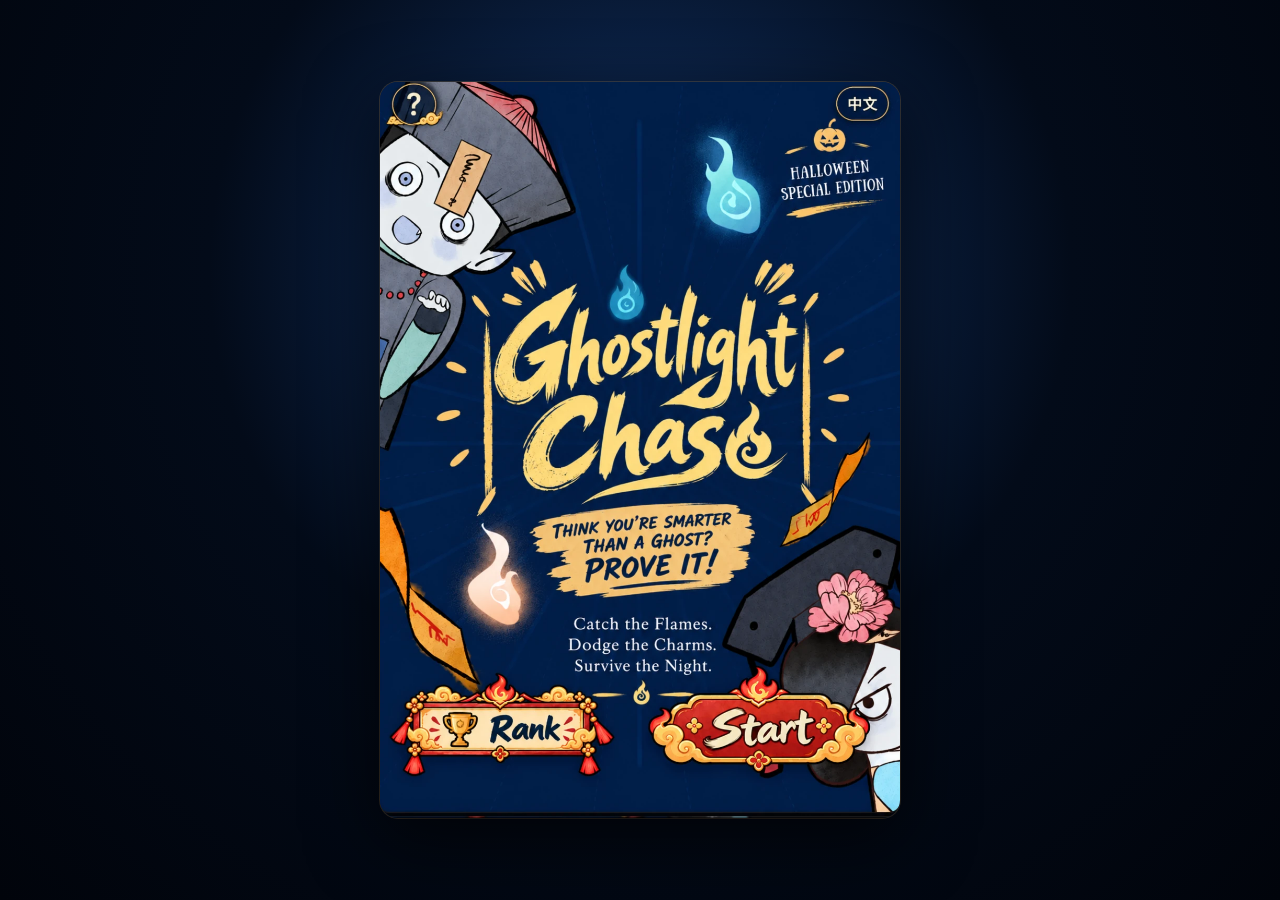
<file: index.html>
<!doctype html>
<html lang="en">
  <head>
    <meta charset="utf-8">
    <meta name="viewport" content="width=device-width, initial-scale=1, viewport-fit=cover">
    <meta name="theme-color" content="#071d49">
    <title>鬼冥追光</title>
    <link rel="icon" href="favicon.svg" type="image/svg+xml">
    <link rel="stylesheet" href="igloo.css?v=corner-button-layout-20261018-1">
  </head>
  <body>
    <main id="app" class="app-shell is-cover">
      <button id="language-toggle" class="language-toggle" type="button" aria-label="Switch to English">EN</button>
      <section id="screen-cover" class="screen screen-cover is-active" aria-label="游戏封面">
        <button id="open-instructions" class="cover-help" type="button" aria-label="查看游戏说明">
          <img src="assets/itsa/help-button.png" alt="" aria-hidden="true">
        </button>
        <div class="cover-actions">
          <button id="open-ranking" class="image-button" type="button" aria-label="排行榜">
            <img src="assets/itsa/cover-ranking-zh.png" alt="排行榜">
          </button>
          <button id="open-profile" class="image-button" type="button" aria-label="开始游戏">
            <img src="assets/itsa/cover-start.png" alt="开始">
          </button>
        </div>
      </section>

      <section id="screen-instructions" class="screen screen-instructions" aria-label="游戏说明">
        <div class="instructions-copy">
          <h1>游戏说明</h1>
          <p class="instructions-subtitle">CDU 中国学联 × IT 学生联合会<br>万圣节特别出品</p>
          <h2>世界观背景</h2>
          <p>时值万圣节前夕，达尔文的夜色渐浓，CDU 校园里的南瓜灯与万圣装饰次第亮起。一道次元裂隙悄然打开，一群来自东方的可爱小僵僵漂洋过海来到了这片陌生的南半球土地。</p>
          <p>小僵僵本性温顺，只是初到澳洲水土不服，急需收集鬼火补充魂能。与此同时，随裂隙落下的镇邪符咒会冻结他们；接连中招 3 次就会被彻底封印。</p>
          <p>请操控小僵僵，在限时内收集鬼火、躲避符咒，帮他们安稳度过特别的万圣夜。</p>
          <h2>可选角色</h2>
          <p>开局可自由选择喜爱的僵僵形象，所有角色仅外观不同，没有属性差异。</p>
          <ul class="character-notes">
            <li><strong>官帽小僵：</strong>经典圆顶清朝官帽造型，脸蛋圆乎乎，是最具代表性的软萌僵尸。</li>
            <li><strong>格格小僵：</strong>拉翅旗头配牡丹流苏，眉眼慵懒恬淡，是身份金贵的僵尸格格。</li>
          </ul>
          <h2>道具与效果</h2>
          <ul>
            <li><img src="assets/itsa/item-a.png" alt="蓝色鬼火"><span><strong>蓝色鬼火（游魂冥火）</strong><br>寻常游魂散逸的基础魂火，接住得 1 分。</span></li>
            <li><img src="assets/itsa/item-b.png" alt="黄色鬼火"><span><strong>黄色鬼火（百年灵火）</strong><br>稀有且能量精纯，接住得 5 分。</span></li>
            <li><img src="assets/itsa/item-hazard.png" alt="镇邪符咒"><span><strong>镇邪符咒</strong><br>碰到后定身 3 秒；累计 3 张则游戏失败。</span></li>
          </ul>
          <h2>关卡与操作</h2>
          <p class="instructions-controls">电脑使用 ← → 方向键或 A/D 键移动；手机点击屏幕下方按钮控制移动。每关限时 30 秒，时间结束进入下一关；分数和符咒碰撞次数会持续累计。每通过一关，道具掉落速度和符咒出现概率都会小幅提升。</p>
          <p>符咒冻结期间，计时器和场上物体继续运行，角色无法移动，碰撞不会产生额外效果。</p>
          <h2>重玩与排行榜</h2>
          <p>重新开始会重置关卡、时间、分数、符咒次数和角色状态，但会保留已填写的玩家资料与选择的角色。排行榜记录每位玩家的历史最高分，邮箱仅用于获奖联系，不会公开显示。</p>
          <p class="instructions-credit">本游戏由 CDU 中国学联联合 IT 学生联合会制作，祝大家在异国他乡也能感受中式趣味与节日氛围！</p>
        </div>
        <button class="text-back" type="button" data-go="screen-cover" aria-label="返回封面">
          <img src="assets/itsa/back-cover-icon.png" alt="" aria-hidden="true">
        </button>
      </section>

      <section id="screen-profile" class="screen screen-profile" aria-label="填写玩家信息">
        <button class="text-back" type="button" data-go="screen-cover" aria-label="返回封面">
          <img src="assets/itsa/back-cover-icon.png" alt="" aria-hidden="true">
        </button>
        <form id="player-form" novalidate>
          <label class="form-field name-field">
            <span class="sr-only">姓名</span>
            <input id="player-name" name="name" type="text" maxlength="30" autocomplete="name" placeholder="姓名" required>
          </label>
          <label class="form-field email-field">
            <span class="sr-only">电邮</span>
            <input id="player-email" name="email" type="email" maxlength="100" autocomplete="email" placeholder="邮箱" required>
          </label>
          <p id="form-error" class="form-error" role="alert" aria-atomic="true"></p>
          <button class="image-button profile-submit" type="submit" aria-label="确认提交">
            <img src="assets/itsa/profile-submit.png" alt="确认提交">
          </button>
        </form>
      </section>

      <section id="screen-character" class="screen screen-character" aria-label="选择角色">
        <div class="character-options">
          <button class="character-button" type="button" data-character="a" aria-label="选择角色甲">
            <img src="assets/itsa/character-a-select.png" alt="角色甲">
          </button>
          <button class="character-button" type="button" data-character="b" aria-label="选择角色乙">
            <img src="assets/itsa/character-b-select.png" alt="角色乙">
          </button>
        </div>
      </section>

      <section id="screen-game" class="screen screen-game" aria-label="游戏画面">
        <canvas id="game-canvas" width="700" height="990" aria-label="鬼冥追光游戏画布"></canvas>
        <div class="game-controls" aria-label="移动控制">
          <button id="move-left" class="image-button move-button" type="button" aria-label="向左移动">
            <img src="assets/itsa/move-left.png" alt="向左">
          </button>
          <button id="move-right" class="image-button move-button" type="button" aria-label="向右移动">
            <img src="assets/itsa/move-right.png" alt="向右">
          </button>
        </div>
        <button id="sound-toggle" class="sound-toggle" type="button" aria-label="切换音效">♪</button>
        <button id="pause-toggle" class="pause-toggle" type="button" aria-label="暂停游戏">P</button>
        <div id="pause-overlay" class="pause-overlay" hidden>
          <div class="pause-panel" role="dialog" aria-modal="true" aria-labelledby="pause-title">
            <strong id="pause-title">游戏暂停</strong>
            <button id="resume-game" type="button">继续游戏</button>
          </div>
        </div>
      </section>

      <section id="screen-gameover" class="screen screen-gameover" aria-label="游戏结束">
        <div class="final-score"><span id="final-score">0</span> 分</div>
        <p id="score-sync-status" class="score-sync-status" role="status" aria-live="polite"></p>
        <div class="gameover-actions">
            <button id="view-ranking" class="image-button" type="button" aria-label="View ranking">
              <img src="assets/itsa/view-ranking-gameover-en.png?v=ranking-label-20261029" alt="View ranking">
            </button>
            <button class="image-button play-again" type="button" aria-label="再玩一次">
              <img src="assets/itsa/play-again.png" alt="再玩一次">
            </button>
        </div>
      </section>

      <section id="screen-ranking" class="screen screen-ranking" aria-label="排行榜">
        <h1 class="ranking-title">排行榜</h1>
        <ol id="ranking-list" class="ranking-list" aria-label="玩家排行榜"></ol>
        <p id="ranking-note" class="ranking-note">正在同步所有玩家的成绩…</p>
        <div class="ranking-actions">
            <button id="ranking-back" class="image-button" type="button" aria-label="返回游戏结束页面">
              <img src="assets/itsa/ranking-back.png" alt="返回">
            </button>
            <button class="image-button play-again" type="button" aria-label="再玩一次">
              <img src="assets/itsa/ranking-play-again.png" alt="再玩一次">
            </button>
        </div>
      </section>
    </main>

    <audio id="cover-bgm" src="assets/itsa/bgm/cover-bgm.wav" preload="auto" loop></audio>
    <audio id="game-bgm" src="assets/itsa/bgm/game-bgm.mp3" preload="auto" loop></audio>
    <script src="lib/bundle.js?v=first-visit-en-ranking-label-20261029-1"></script>
  </body>
</html>
</file>
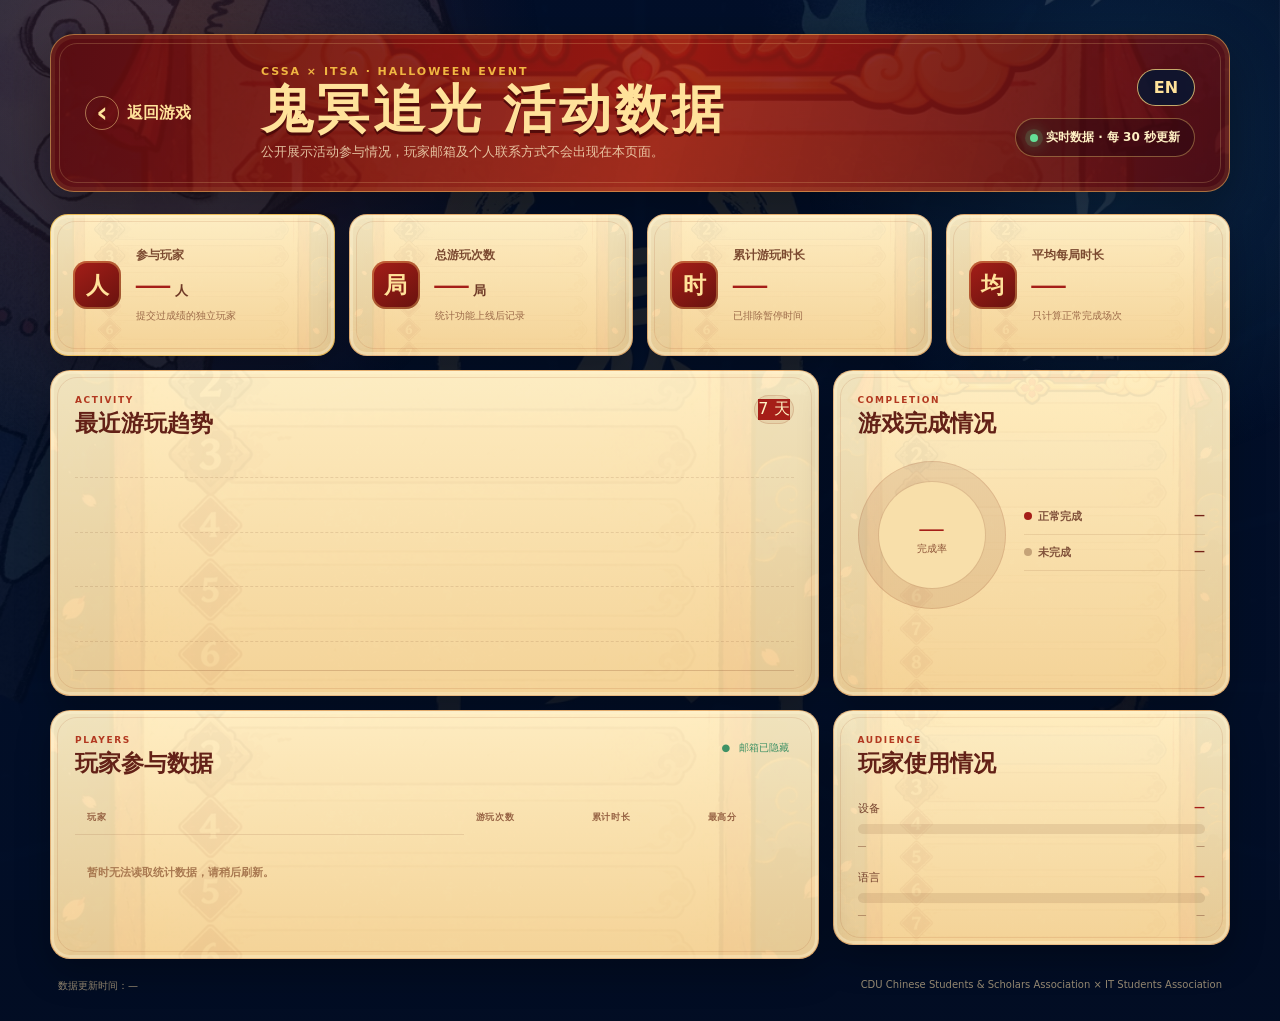
<file: stats.html>
<!doctype html>
<html lang="zh-CN">
<head>
  <meta charset="utf-8">
  <meta name="viewport" content="width=device-width, initial-scale=1">
  <title>鬼冥追光 · 活动数据</title>
  <meta name="description" content="鬼冥追光万圣节小游戏公开活动数据">
  <link rel="stylesheet" href="stats.css">
</head>
<body>
  <div class="page-shell">
    <header class="hero">
      <a class="back-link" href="./index.html" aria-label="返回游戏首页" data-i18n-aria="backAria">
        <span aria-hidden="true">‹</span> <span data-i18n="back">返回游戏</span>
      </a>
      <div class="hero-copy">
        <p class="eyebrow">CSSA × ITSA · HALLOWEEN EVENT</p>
        <h1><span data-i18n="gameTitle">鬼冥追光</span> <span data-i18n="pageTitle">活动数据</span></h1>
        <p class="hero-subtitle" data-i18n="subtitle">公开展示活动参与情况，玩家邮箱及个人联系方式不会出现在本页面。</p>
      </div>
      <div class="hero-actions">
        <button class="language-toggle" id="language-toggle" type="button" aria-label="Switch to English">EN</button>
        <div class="live-pill"><i aria-hidden="true"></i> <span data-i18n="live">实时数据 · 每 30 秒更新</span></div>
      </div>
    </header>

    <main>
      <section class="metric-grid" aria-label="主要数据">
        <article class="metric-card featured">
          <div class="metric-icon" aria-hidden="true" data-i18n="playersIcon">人</div>
          <div>
            <p data-i18n="players">参与玩家</p>
            <strong id="player-count">—</strong><span data-i18n="peopleUnit"> 人</span>
            <small data-i18n="playersNote">提交过成绩的独立玩家</small>
          </div>
        </article>
        <article class="metric-card">
          <div class="metric-icon" aria-hidden="true" data-i18n="playsIcon">局</div>
          <div>
            <p data-i18n="plays">总游玩次数</p>
            <strong id="total-plays">—</strong><span data-i18n="playsUnit"> 局</span>
            <small data-i18n="trackedNote">统计功能上线后记录</small>
          </div>
        </article>
        <article class="metric-card">
          <div class="metric-icon" aria-hidden="true" data-i18n="timeIcon">时</div>
          <div>
            <p data-i18n="totalTime">累计游玩时长</p>
            <strong id="total-time">—</strong>
            <small data-i18n="timeNote">已排除暂停时间</small>
          </div>
        </article>
        <article class="metric-card">
          <div class="metric-icon" aria-hidden="true" data-i18n="averageIcon">均</div>
          <div>
            <p data-i18n="averageTime">平均每局时长</p>
            <strong id="average-time">—</strong>
            <small data-i18n="averageNote">只计算正常完成场次</small>
          </div>
        </article>
      </section>

      <section class="dashboard-grid">
        <article class="panel trend-panel">
          <div class="panel-heading">
            <div>
              <p class="section-kicker">ACTIVITY</p>
              <h2 data-i18n="trend">最近游玩趋势</h2>
            </div>
            <div class="range-tabs" aria-label="统计范围">
              <span class="active" data-i18n="sevenDays">7 天</span>
            </div>
          </div>
          <div class="chart" id="trend-chart" role="img" aria-label="最近七天游玩次数柱状图">
            <div class="chart-lines" aria-hidden="true"><i></i><i></i><i></i><i></i></div>
          </div>
        </article>

        <article class="panel completion-panel">
          <div class="panel-heading">
            <div>
              <p class="section-kicker">COMPLETION</p>
              <h2 data-i18n="completion">游戏完成情况</h2>
            </div>
          </div>
          <div class="donut-wrap">
            <div class="donut" id="completion-donut" role="img"><span><strong id="completion-rate">—</strong><span data-i18n="completionRate">完成率</span></span></div>
            <dl class="legend">
              <div><dt><i class="complete"></i><span data-i18n="completed">正常完成</span></dt><dd id="completed-plays">—</dd></div>
              <div><dt><i class="unfinished"></i><span data-i18n="unfinished">未完成</span></dt><dd id="unfinished-plays">—</dd></div>
            </dl>
          </div>
        </article>

        <article class="panel split-panel">
          <div class="panel-heading">
            <div>
              <p class="section-kicker">AUDIENCE</p>
              <h2 data-i18n="audience">玩家使用情况</h2>
            </div>
          </div>
          <div class="split-block">
            <div class="split-title"><span data-i18n="device">设备</span><b id="device-main">—</b></div>
            <div class="progress"><i id="device-progress" style="width:0%"></i></div>
            <div class="split-labels"><span id="desktop-label">—</span><span id="mobile-label">—</span></div>
          </div>
          <div class="split-block">
            <div class="split-title"><span data-i18n="language">语言</span><b id="language-main">—</b></div>
            <div class="progress amber"><i id="language-progress" style="width:0%"></i></div>
            <div class="split-labels"><span id="english-label">—</span><span id="chinese-label">—</span></div>
          </div>
        </article>

        <article class="panel leaderboard-panel">
          <div class="panel-heading">
            <div>
              <p class="section-kicker">PLAYERS</p>
              <h2 data-i18n="playerData">玩家参与数据</h2>
            </div>
            <p class="privacy-note"><span aria-hidden="true">●</span> <span data-i18n="emailHidden">邮箱已隐藏</span></p>
          </div>
          <div class="table-wrap">
            <table>
              <thead>
                <tr><th data-i18n="player">玩家</th><th data-i18n="playCount">游玩次数</th><th data-i18n="cumulativeTime">累计时长</th><th data-i18n="highestScore">最高分</th></tr>
              </thead>
              <tbody id="player-rows"><tr><td colspan="4" class="loading" data-i18n="loading">正在读取统计数据…</td></tr></tbody>
            </table>
          </div>
        </article>
      </section>
    </main>

    <footer>
      <span><span data-i18n="updated">数据更新时间：</span><time id="updated-at">—</time></span>
      <span>CDU Chinese Students &amp; Scholars Association × IT Students Association</span>
    </footer>
  </div>
  <script src="stats.js" defer></script>
</body>
</html>
</file>
<file: igloo.css>
:root {
  color-scheme: dark;
  font-family: "Microsoft YaHei", "PingFang SC", system-ui, sans-serif;
  background: #020916;
}

* { box-sizing: border-box; }

html, body {
  width: 100%;
  min-height: 100%;
  margin: 0;
  overflow: hidden;
  background: radial-gradient(circle at 50% 30%, #12356b 0, #030b19 48%, #01040b 100%);
}

body {
  min-height: 100svh;
  display: grid;
  place-items: center;
  padding: max(6px, env(safe-area-inset-top)) max(6px, env(safe-area-inset-right)) max(6px, env(safe-area-inset-bottom)) max(6px, env(safe-area-inset-left));
}

button, input { font: inherit; }

button {
  border: 0;
  padding: 0;
  background: transparent;
  cursor: pointer;
  -webkit-tap-highlight-color: transparent;
  touch-action: manipulation;
}

.app-shell {
  position: relative;
  width: min(calc(100vw - 12px), calc((100svh - 12px) * .7071), 520px);
  aspect-ratio: 3969 / 5613;
  overflow: hidden;
  border-radius: clamp(8px, 2vw, 18px);
  box-shadow: 0 20px 70px rgba(0, 0, 0, .68), 0 0 0 1px rgba(255, 196, 108, .2);
  background: #071d49;
}

.language-toggle {
  position: absolute;
  z-index: 20;
  top: 1.6%;
  right: 2.2%;
  min-width: 42px;
  padding: .38em .68em;
  border: 1px solid rgba(255, 212, 112, .85);
  border-radius: 999px;
  color: #fff2c7;
  background: rgba(5, 24, 60, .88);
  box-shadow: 0 2px 8px rgba(0, 0, 0, .42);
  font-size: clamp(11px, 2.7vw, 15px);
  font-weight: 800;
}

/* Keep the instructions-page corner controls on the same geometry as the cover. */
.app-shell.is-instructions .language-toggle {
  top: .5%;
  right: 1.7%;
  width: 11%;
  height: 5%;
  min-width: 0;
  aspect-ratio: auto;
  display: grid;
  place-items: center;
  padding: 0;
  line-height: 1;
}

.screen {
  position: absolute;
  inset: 0;
  display: none;
  overflow: hidden;
  background-position: center;
  background-repeat: no-repeat;
  background-size: 100% 100%;
}

.screen.is-active { display: block; }

.screen-cover { background-image: url("assets/itsa/cover.webp"); }
.screen-instructions { background-image: url("assets/itsa/instructions.webp"); }
.screen-profile { background-image: url("assets/itsa/profile.webp"); }
.screen-character { background-image: url("assets/itsa/character-select.webp"); }
.screen-gameover { background-image: url("assets/itsa/game-over.webp"); }
.screen-ranking { background-image: url("assets/itsa/leaderboard-en.webp"); }
html[lang="en"] .screen-profile { background-image: url("assets/itsa/profile-en-edited.png"); }
html[lang="en"] .screen-character { background-image: url("assets/itsa/character-select-en.webp"); }
html[lang="en"] .screen-gameover { background-image: url("assets/itsa/game-over-en.webp"); }

.image-button img {
  display: block;
  width: 100%;
  height: auto;
  pointer-events: none;
  filter: drop-shadow(0 5px 8px rgba(0, 0, 0, .3));
}

.image-button { position: relative; }

.image-button,
.character-button {
  transition: transform .18s ease, filter .18s ease;
}

.image-button:active,
.character-button:active { transform: scale(.96); }

.image-button:focus-visible,
.character-button:focus-visible,
.language-toggle:focus-visible,
.cover-help:focus-visible,
.text-back:focus-visible,
.sound-toggle:focus-visible,
input:focus-visible {
  outline: 3px solid #ffd470;
  outline-offset: 3px;
}

.cover-actions,
.gameover-actions,
.ranking-actions {
  position: absolute;
  left: 6%;
  right: 6%;
  bottom: 5.4%;
  display: flex;
  align-items: center;
  justify-content: space-between;
  gap: 5%;
}

.cover-actions {
  bottom: 5.4%;
  gap: 4%;
}

.cover-actions #open-ranking,
.cover-actions #open-profile { width: 48%; }

/* Match the Chinese Rank artwork to the English cover's painted button bounds. */
html[lang="zh-CN"] .screen-cover .cover-actions { height: 15%; }

html[lang="zh-CN"] .screen-cover .cover-actions #open-ranking {
  position: absolute;
  top: 5.3%;
  left: -4.77%;
  width: 51.14%;
  height: 83.3%;
}

html[lang="zh-CN"] .screen-cover .cover-actions #open-ranking img {
  width: 100%;
  height: 100%;
  object-fit: fill;
}

/* Keep the Chinese Start button at its existing flex-layout coordinates. */
html[lang="zh-CN"] .screen-cover .cover-actions #open-profile {
  position: absolute;
  top: 0;
  left: 52%;
  width: 48%;
  height: 100%;
}

.cover-help {
  position: absolute;
  z-index: 3;
  top: .6%;
  left: 1.8%;
  display: grid;
  place-items: center;
  width: 9.5%;
  aspect-ratio: 1;
  border: 2px solid #f5ca76;
  border-radius: 50%;
  background: rgba(6, 25, 60, .8);
  color: #fff3ca;
  box-shadow: 0 2px 8px rgba(0, 0, 0, .5);
  font-size: clamp(22px, 5vw, 32px);
  font-weight: 900;
  line-height: 1;
}

.screen-cover .cover-help {
  top: .3%;
  left: 1.7%;
  height: 5.7%;
  aspect-ratio: auto;
  border: 0;
  background: transparent;
  box-shadow: none;
}

.screen-cover .cover-help img {
  display: block;
  width: 100%;
  height: 100%;
  object-fit: fill;
  pointer-events: none;
}

/* The English cover already contains its button artwork. Keep real buttons over it. */
html[lang="en"] .screen-cover .cover-help {
  color: transparent;
}

html[lang="en"] .screen-cover .cover-help img { visibility: hidden; }

html[lang="en"] .screen-cover .cover-actions {
  inset: 0;
  display: block;
  pointer-events: none;
}

html[lang="en"] .screen-cover .cover-actions button {
  position: absolute;
  display: block;
  height: 12.5%;
  pointer-events: auto;
}

html[lang="en"] .screen-cover .cover-actions img { visibility: hidden; }

html[lang="en"] .screen-cover #open-ranking {
  top: 80.4%;
  left: 1.8%;
  width: 45%;
}

html[lang="en"] .screen-cover #open-profile {
  top: 80.4%;
  left: 50%;
  width: 46%;
}

.app-shell.is-cover .language-toggle {
  top: .5%;
  right: 1.7%;
  width: 11%;
  height: 5%;
  min-width: 0;
  padding: 0;
  display: grid;
  place-items: center;
}

html[lang="en"] .app-shell.is-cover .language-toggle {
  border: 0;
  background: transparent;
  box-shadow: none;
  color: transparent;
  font-size: 0;
}


.instructions-copy {
  position: absolute;
  top: 22%;
  left: 17%;
  width: 66%;
  height: 67%;
  overflow-y: auto;
  padding: 0 3% 8%;
  scrollbar-width: thin;
  color: #402416;
  text-align: left;
  text-shadow: 0 1px rgba(255, 255, 255, .45);
}

.instructions-copy h1 {
  margin: 0 0 3%;
  color: #8b241c;
  font-family: "STKaiti", "KaiTi", "Microsoft YaHei", sans-serif;
  font-size: clamp(26px, 7vw, 40px);
  letter-spacing: .16em;
  text-align: center;
}

.instructions-copy h2 {
  margin: 5% 0 1.5%;
  color: #8b241c;
  font-size: clamp(14px, 3.6vw, 21px);
  line-height: 1.25;
  text-align: left;
}

.instructions-copy .instructions-subtitle {
  margin-bottom: 3%;
  color: #8b241c;
  font-size: clamp(11px, 2.8vw, 15px);
  line-height: 1.35;
  text-align: center;
}

.instructions-copy > p {
  margin: 0;
  font-size: clamp(12px, 3vw, 17px);
  line-height: 1.55;
  font-weight: 700;
  text-align: left;
}

.instructions-copy .character-notes {
  margin: 2% 0 0;
  padding-left: 1.2em;
  font-size: clamp(11px, 2.7vw, 15px);
  line-height: 1.45;
}

.instructions-copy .character-notes li {
  display: list-item;
  min-height: 0;
  border-bottom: 0;
  font-size: inherit;
}

.instructions-copy .instructions-credit {
  margin-top: 4%;
  padding-bottom: 8%;
  font-size: clamp(10px, 2.5vw, 14px);
  font-weight: 600;
}

.instructions-copy ul {
  width: 94%;
  margin: 5% auto;
  padding: 0;
  list-style: none;
  text-align: left;
}

.instructions-copy li {
  display: flex;
  align-items: center;
  min-height: 3.4em;
  gap: 5%;
  border-bottom: 1px solid rgba(139, 36, 28, .18);
  font-size: clamp(12px, 3vw, 17px);
  line-height: 1.35;
}

.instructions-copy li img {
  width: 16%;
  max-height: 3.1em;
  object-fit: contain;
}

.instructions-copy strong { color: #a0231a; }

.instructions-copy .instructions-controls {
  font-size: clamp(11px, 2.65vw, 15px);
  line-height: 1.5;
  text-align: left;
}

.instructions-copy .instructions-tagline {
  margin: 0 0 4%;
  color: #9d1d13;
  font-weight: 800;
  text-align: center;
}

.instructions-copy .instructions-steps {
  margin: 2% 0 4%;
  padding-left: 1.5em;
  font-size: clamp(11px, 2.7vw, 15px);
  line-height: 1.45;
}

.instructions-copy .instructions-steps li {
  display: list-item;
  min-height: 0;
  margin: 0 0 .7em;
  border: 0;
  font-size: inherit;
}

.instructions-copy .instructions-steps strong { color: #a0231a; }

html[lang="en"] .instructions-copy {
  font-family: Georgia, "Times New Roman", serif;
  height: 67%;
}
html[lang="en"] .instructions-copy h1 { letter-spacing: .03em; }
html[lang="en"] .instructions-copy h2 { font-size: clamp(13px, 3.1vw, 18px); }
html[lang="en"] .instructions-copy > p,
html[lang="en"] .instructions-copy li { font-size: clamp(10px, 2.35vw, 14px); }
html[lang="en"] .instructions-copy .instructions-subtitle,
html[lang="en"] .instructions-copy .instructions-controls { font-size: clamp(9px, 2vw, 12px); }

.text-back {
  position: absolute;
  top: 2%;
  left: 3%;
  z-index: 2;
  width: 10%;
  min-width: 44px;
  aspect-ratio: 1;
  padding: 0;
  border: 0;
  background: transparent;
}

.app-shell.is-instructions .text-back {
  top: .3%;
  left: 1.7%;
  width: 9.5%;
  height: 5.7%;
  min-width: 0;
  aspect-ratio: auto;
}

.text-back img {
  display: block;
  width: 100%;
  height: 100%;
  object-fit: contain;
  pointer-events: none;
}

#player-form { position: absolute; inset: 0; }

.form-field {
  position: absolute;
  left: 24.6%;
  width: 50.8%;
  height: 4.15%;
}

.name-field { top: 57.05%; }
.email-field { top: 71.7%; }
html[lang="en"] .email-field { top: 73.8%; }

.form-field input {
  width: 100%;
  height: 100%;
  border: 0;
  border-radius: 8px;
  padding: 0 5%;
  color: #152b4a;
  background: rgba(255, 250, 225, .74);
  box-shadow: inset 0 0 0 1px rgba(184, 80, 31, .18);
  font-size: clamp(13px, 3vw, 18px);
}

.form-field input::placeholder { color: rgba(48, 48, 48, .48); }

.email-field input[aria-invalid="true"] {
  border: 2px solid #dd241e;
  box-shadow: none;
}

.form-error {
  position: absolute;
  z-index: 2;
  top: 80.75%;
  left: 25%;
  width: 50%;
  margin: 0;
  min-height: 2.8%;
  padding: 3px 6px;
  border: 1px solid rgba(104, 139, 212, .68);
  border-radius: 999px;
  background: rgba(4, 22, 62, .83);
  color: #ffe09a;
  text-align: center;
  font-weight: 700;
  font-size: clamp(9px, 2.1vw, 13px);
  line-height: 1.35;
  white-space: nowrap;
}

.form-error:empty { display: none; }

.form-error:not(:empty)::before {
  content: "!";
  display: inline-grid;
  place-items: center;
  width: 1.25em;
  height: 1.25em;
  margin-right: .55em;
  border-radius: 50%;
  color: #102449;
  background: #ffd16b;
  font-weight: 900;
}

.profile-submit {
  position: absolute;
  left: 25%;
  bottom: 4.3%;
  width: 50%;
}

.character-options {
  position: absolute;
  left: 13%;
  right: 13%;
  top: 33%;
  height: 42%;
  display: flex;
  align-items: stretch;
  justify-content: space-between;
  gap: 5%;
}

.character-button {
  position: relative;
  width: 48%;
  height: 100%;
}

.character-button img {
  width: 100%;
  height: 100%;
  object-fit: contain;
  pointer-events: none;
  filter: drop-shadow(0 10px 10px rgba(0, 0, 0, .28));
}

.screen-game { background: #071d49; }

#game-canvas {
  display: block;
  width: 100%;
  height: 100%;
  touch-action: none;
}

#game-canvas.is-frozen { filter: grayscale(1) brightness(.85); }

.game-controls {
  position: absolute;
  z-index: 3;
  left: 3.4%;
  right: 3.4%;
  bottom: 1.7%;
  display: flex;
  justify-content: space-between;
  align-items: flex-end;
  pointer-events: none;
}

.move-button {
  width: 29%;
  min-width: 86px;
  pointer-events: auto;
  user-select: none;
  -webkit-user-select: none;
  touch-action: none;
}

.sound-toggle,
.pause-toggle {
  position: absolute;
  z-index: 4;
  right: 2.5%;
  width: clamp(30px, 8vw, 42px);
  aspect-ratio: 1;
  border-radius: 50%;
  color: #562008;
  background: rgba(255, 229, 161, .88);
  border: 2px solid #a94322;
  font-size: clamp(16px, 4vw, 23px);
  font-weight: 900;
}

.sound-toggle { top: 22%; }
.pause-toggle {
  top: 29%;
  font-size: clamp(13px, 3.4vw, 19px);
}

.pause-overlay {
  position: absolute;
  z-index: 6;
  inset: 0;
  display: grid;
  place-items: center;
  background: rgba(2, 9, 22, .62);
  backdrop-filter: blur(2px);
}

.pause-overlay[hidden] { display: none; }

.pause-panel {
  width: 58%;
  padding: 8% 7%;
  border: 3px solid #b74924;
  border-radius: 18px;
  color: #742015;
  background: linear-gradient(#fff1bd, #f5c978);
  box-shadow: 0 14px 34px rgba(0, 0, 0, .48), inset 0 0 0 3px rgba(255, 247, 210, .72);
  text-align: center;
}

.pause-panel strong {
  display: block;
  margin-bottom: 12%;
  font-family: "STKaiti", "KaiTi", serif;
  font-size: clamp(25px, 7vw, 40px);
}

.pause-panel button {
  width: 100%;
  padding: .65em 1em;
  border-radius: 999px;
  color: #fff4d2;
  background: #a72d1e;
  border: 2px solid #6f180f;
  font-weight: 900;
  font-size: clamp(14px, 3.5vw, 20px);
}

.final-score {
  position: absolute;
  left: 25%;
  right: 25%;
  top: 49.7%;
  color: #9d1d13;
  text-align: center;
  font-family: "STKaiti", "KaiTi", serif;
  font-weight: 900;
  font-size: clamp(30px, 10vw, 58px);
  text-shadow: 0 2px #fff2bf;
}

.score-sync-status {
  position: absolute;
  top: 63.5%;
  left: 18%;
  right: 18%;
  margin: 0;
  color: #fff2bf;
  text-align: center;
  font-weight: 700;
  font-size: clamp(11px, 2.6vw, 15px);
  text-shadow: 0 2px 4px rgba(0, 0, 0, .85);
}

.gameover-actions .image-button,
.ranking-actions .image-button { width: 46%; }

.ranking-title {
  position: absolute;
  top: 17.2%;
  left: 20%;
  right: 12%;
  margin: 0;
  color: #9d1d13;
  text-align: center;
  font-family: "STKaiti", "KaiTi", serif;
  font-size: clamp(22px, 5.2vw, 32px);
  letter-spacing: .14em;
  text-shadow: 0 1px #fff2bf;
}

/* The replacement leaderboard backgrounds already include their title banner. */
.screen-ranking .ranking-title { display: none; }

html[lang="en"] .ranking-title {
  left: 12%;
  right: 12%;
  font-size: clamp(19px, 4.4vw, 27px);
  letter-spacing: .04em;
  white-space: nowrap;
}

.ranking-list {
  position: absolute;
  left: 28%;
  right: 14%;
  top: 0;
  height: 100%;
  margin: 0;
  padding: 0;
  list-style: none;
  counter-reset: rank;
}

/* Both languages use the same Rank artwork and row positions. */
.ranking-list li:nth-child(1) { --row-center: 29.0%; }
.ranking-list li:nth-child(2) { --row-center: 35.7%; }
.ranking-list li:nth-child(3) { --row-center: 42.4%; }
.ranking-list li:nth-child(4) { --row-center: 49.4%; }
.ranking-list li:nth-child(5) { --row-center: 55.2%; }
.ranking-list li:nth-child(6) { --row-center: 61.2%; }
.ranking-list li:nth-child(7) { --row-center: 67.2%; }
.ranking-list li:nth-child(8) { --row-center: 73.2%; }
.ranking-list li:nth-child(9) { --row-center: 79.2%; }
.ranking-list li:nth-child(10) { --row-center: 85.1%; }

.ranking-list li {
  counter-increment: rank;
  position: absolute;
  top: var(--row-center);
  left: 0;
  right: 0;
  height: 4.5%;
  transform: translateY(-50%);
  display: block;
  min-width: 0;
  color: #542719;
  font-family: "STKaiti", "KaiTi", serif;
  font-weight: 900;
  font-size: clamp(12px, 2.8vw, 17px);
}

.ranking-list .rank-name {
  position: absolute;
  left: 6px;
  right: 5.2em;
  top: 50%;
  transform: translateY(-50%);
  display: block;
  min-width: 0;
  padding: 0;
  overflow: hidden;
  text-overflow: ellipsis;
  white-space: nowrap;
  text-align: left;
}

.ranking-list .rank-score {
  position: absolute;
  right: 7%;
  top: 50%;
  transform: translateY(-50%);
  color: #9d1d13;
  white-space: nowrap;
  text-align: right;
}

.ranking-list .is-current {
  color: #9d1d13;
  text-shadow: 0 1px rgba(255, 255, 255, .5);
}

.ranking-note {
  position: absolute;
  left: 20%;
  right: 20%;
  top: 89%;
  margin: 0;
  padding: .08em .25em;
  border-radius: 999px;
  color: rgba(84, 39, 25, .7);
  background: rgba(249, 222, 163, .9);
  text-align: center;
  font-size: clamp(9px, 2.2vw, 12px);
}
html[lang="en"] .ranking-note {
  font-size: clamp(8px, 1.75vw, 10px);
  line-height: 1.2;
}
html[lang="en"] .ranking-list .rank-name,
html[lang="en"] .ranking-list .rank-score,
html[lang="en"] .ranking-note,
html[lang="en"] .ranking-title,
html[lang="en"] .final-score { font-family: Georgia, "Times New Roman", serif; }

.ranking-actions { bottom: .8%; }
.ranking-actions .image-button { width: 32%; }

.sr-only {
  position: absolute;
  width: 1px;
  height: 1px;
  padding: 0;
  margin: -1px;
  overflow: hidden;
  clip: rect(0, 0, 0, 0);
  white-space: nowrap;
  border: 0;
}

@media (hover: hover) {
  .image-button:hover,
  .character-button:hover {
    transform: scale(1.065);
    filter: brightness(1.06);
  }
}

@media (max-height: 620px) and (orientation: landscape) {
  .app-shell {
    width: min(calc((100svh - 8px) * .7071), 430px);
  }
}

@media (prefers-reduced-motion: reduce) {
  .image-button,
  .character-button { transition: none; }
}
</file>
<file: stats.css>
:root {
  color-scheme: dark;
  --night: #031633;
  --night-soft: #082858;
  --paper: #f8dfaa;
  --paper-light: #fff2c8;
  --ink: #4f2016;
  --red: #a51e18;
  --red-dark: #67120e;
  --gold: #f0b642;
  --gold-light: #ffe29a;
  --muted: #a87850;
}

* { box-sizing: border-box; }

html { min-width: 320px; background: #020b1d; }

body {
  min-height: 100vh;
  margin: 0;
  color: var(--paper-light);
  font-family: "Microsoft YaHei", "PingFang SC", system-ui, sans-serif;
  background:
    linear-gradient(rgba(2, 13, 36, .86), rgba(2, 13, 36, .94)),
    url("assets/itsa/cover.webp") center 24% / cover fixed;
}

body::before {
  content: "";
  position: fixed;
  inset: 0;
  pointer-events: none;
  background:
    radial-gradient(circle at 12% 8%, rgba(245, 86, 51, .18), transparent 28%),
    radial-gradient(circle at 88% 16%, rgba(68, 176, 231, .15), transparent 24%);
}

button, a { font: inherit; }

.page-shell {
  position: relative;
  width: min(1180px, calc(100% - 40px));
  margin: 0 auto;
  padding: 34px 0 28px;
}

.hero {
  position: relative;
  display: grid;
  grid-template-columns: 150px 1fr auto;
  align-items: center;
  gap: 26px;
  min-height: 158px;
  margin-bottom: 22px;
  padding: 28px 34px;
  overflow: hidden;
  border: 1px solid rgba(255, 208, 105, .5);
  border-radius: 24px;
  background:
    linear-gradient(105deg, rgba(93, 12, 15, .94), rgba(151, 27, 19, .9) 52%, rgba(78, 12, 19, .94)),
    url("assets/itsa/leaderboard.webp") center 23% / cover;
  box-shadow: 0 18px 50px rgba(0, 0, 0, .36), inset 0 0 0 4px rgba(255, 211, 113, .08);
}

.hero::after {
  content: "";
  position: absolute;
  inset: 8px;
  border: 1px solid rgba(255, 224, 145, .2);
  border-radius: 18px;
  pointer-events: none;
}

.hero-actions {
  position: relative;
  z-index: 2;
  display: flex;
  flex-direction: column;
  align-items: flex-end;
  gap: 12px;
}

.language-toggle {
  min-width: 58px;
  padding: 8px 14px;
  color: var(--gold-light);
  font-weight: 800;
  border: 1px solid rgba(255, 220, 130, .75);
  border-radius: 999px;
  background: rgba(3, 22, 51, .82);
  cursor: pointer;
  transition: transform .18s ease, background .18s ease;
}

.language-toggle:hover { transform: translateY(-1px); background: rgba(8, 40, 88, .95); }
.language-toggle:focus-visible { outline: 3px solid #fff0a9; outline-offset: 3px; }

.loading { padding: 30px 12px !important; text-align: center !important; color: var(--muted); }

.back-link {
  position: relative;
  z-index: 1;
  display: inline-flex;
  align-items: center;
  gap: 8px;
  color: var(--gold-light);
  font-weight: 800;
  text-decoration: none;
  white-space: nowrap;
  min-width: max-content;
}

.back-link > span:first-child {
  display: grid;
  width: 34px;
  height: 34px;
  flex: 0 0 34px;
  place-items: center;
  border: 1px solid rgba(255, 221, 141, .48);
  border-radius: 50%;
  font-size: 28px;
  line-height: 1;
}

.back-link > span:last-child {
  display: inline;
  width: auto;
  height: auto;
}

.hero-copy { position: relative; z-index: 1; }
.eyebrow, .section-kicker { margin: 0; color: var(--gold); font-size: 11px; font-weight: 900; letter-spacing: .18em; }
.hero h1 { margin: 6px 0 7px; font-family: "STKaiti", "KaiTi", serif; font-size: clamp(30px, 4.7vw, 52px); line-height: 1; letter-spacing: .08em; }
.hero h1 span { color: var(--gold-light); text-shadow: 0 3px 0 rgba(67, 7, 8, .8); }
.hero-subtitle { margin: 0; color: rgba(255, 239, 198, .78); font-size: 13px; }

.live-pill {
  position: relative;
  z-index: 1;
  display: flex;
  align-items: center;
  gap: 8px;
  padding: 10px 14px;
  border: 1px solid rgba(255, 214, 120, .38);
  border-radius: 999px;
  color: #fff1c4;
  background: rgba(28, 4, 14, .38);
  font-size: 12px;
  font-weight: 700;
  white-space: nowrap;
}

.live-pill i { width: 8px; height: 8px; border-radius: 50%; background: #65e097; box-shadow: 0 0 0 5px rgba(101, 224, 151, .14), 0 0 16px #65e097; }

.metric-grid { display: grid; grid-template-columns: repeat(4, 1fr); gap: 14px; margin-bottom: 14px; }

.metric-card, .panel {
  border: 1px solid rgba(209, 126, 58, .46);
  color: var(--ink);
  background:
    linear-gradient(rgba(255, 239, 196, .94), rgba(244, 211, 151, .94)),
    url("assets/itsa/leaderboard.webp") center / cover;
  box-shadow: 0 14px 34px rgba(0, 0, 0, .25), inset 0 0 0 3px rgba(255, 246, 213, .34);
}

.metric-card {
  position: relative;
  display: flex;
  min-height: 142px;
  align-items: center;
  gap: 15px;
  padding: 22px;
  overflow: hidden;
  border-radius: 18px;
}

.metric-card::after, .panel::after {
  content: "";
  position: absolute;
  inset: 6px;
  border: 1px solid rgba(156, 65, 30, .13);
  border-radius: inherit;
  pointer-events: none;
}

.metric-card.featured { border-color: rgba(234, 181, 69, .78); }
.metric-icon { display: grid; flex: 0 0 48px; height: 48px; place-items: center; border-radius: 14px; color: var(--gold-light); background: linear-gradient(145deg, var(--red), var(--red-dark)); box-shadow: inset 0 0 0 2px rgba(255, 215, 108, .34); font-family: "STKaiti", "KaiTi", serif; font-size: 23px; font-weight: 900; }
html[lang="en"] .hero { grid-template-columns: 190px minmax(0, 1fr) auto; }
html[lang="en"] .back-link > span:last-child { white-space: nowrap; }
html[lang="en"] .metric-icon { font-family: Georgia, serif; font-size: 20px; letter-spacing: 0; }
html[lang="en"] .metric-icon[data-i18n="averageIcon"] { font-size: 12px; }
.metric-card p { margin: 0 0 3px; color: #7b4930; font-size: 12px; font-weight: 800; }
.metric-card strong { color: var(--red); font-family: Georgia, serif; font-size: 34px; line-height: 1; }
.metric-card span { color: #6f3926; font-size: 13px; font-weight: 800; }
.metric-card small { display: block; margin-top: 8px; color: #9c6a49; font-size: 10px; }

.dashboard-grid { display: grid; grid-template-columns: 1.45fr .75fr; gap: 14px; }
.panel { position: relative; min-width: 0; padding: 24px; border-radius: 20px; }
.panel-heading { position: relative; z-index: 1; display: flex; align-items: flex-start; justify-content: space-between; gap: 20px; margin-bottom: 22px; }
.panel h2 { margin: 3px 0 0; color: #632117; font-family: "STKaiti", "KaiTi", serif; font-size: 23px; }
.section-kicker { color: #b23820; font-size: 9px; }

.range-tabs { display: flex; gap: 4px; padding: 3px; border: 1px solid rgba(151, 62, 26, .18); border-radius: 999px; background: rgba(143, 68, 30, .08); }
.range-tabs button { padding: 6px 12px; border: 0; border-radius: 999px; color: #9b6243; background: transparent; font-size: 11px; font-weight: 800; cursor: pointer; }
.range-tabs .active { color: #fff2c3; background: var(--red); }

.chart { position: relative; display: flex; height: 210px; align-items: flex-end; justify-content: space-around; gap: 8px; padding: 16px 10px 28px; border-bottom: 1px solid rgba(120, 56, 31, .22); }
.chart-lines { position: absolute; inset: 16px 0 28px; display: flex; flex-direction: column; justify-content: space-between; }
.chart-lines i { border-top: 1px dashed rgba(117, 64, 41, .14); }
.bar { position: relative; z-index: 1; width: 8%; height: var(--value); min-height: 8px; border-radius: 7px 7px 2px 2px; background: linear-gradient(#e1542f, #a51e18); box-shadow: 0 5px 12px rgba(144, 35, 20, .18); }
.bar.today { background: linear-gradient(#ffd66f, #db8f21); }
.bar span { position: absolute; top: calc(100% + 10px); left: 50%; color: #8f5a3f; font-size: 9px; white-space: nowrap; transform: translateX(-50%); }
.bar b { position: absolute; bottom: calc(100% + 5px); left: 50%; color: #8b281b; font-family: Georgia, serif; font-size: 11px; transform: translateX(-50%); }

.donut-wrap { position: relative; z-index: 1; display: grid; grid-template-columns: 148px 1fr; align-items: center; gap: 18px; }
.donut { position: relative; display: grid; width: 148px; height: 148px; place-items: center; border-radius: 50%; background: conic-gradient(var(--red) 0 var(--completion, 0%), rgba(138, 76, 44, .14) var(--completion, 0%)); box-shadow: inset 0 0 0 1px rgba(139, 49, 23, .14); }
.donut::before { content: ""; position: absolute; width: 106px; height: 106px; border-radius: 50%; background: #f8dfaa; box-shadow: 0 0 0 1px rgba(132, 64, 32, .12); }
.donut span { position: relative; z-index: 1; color: #8b5135; text-align: center; font-size: 10px; }
.donut strong { display: block; color: var(--red); font-family: Georgia, serif; font-size: 24px; }
.legend { margin: 0; }
.legend div { display: flex; justify-content: space-between; gap: 12px; padding: 10px 0; border-bottom: 1px solid rgba(123, 65, 37, .12); }
.legend dt, .legend dd { margin: 0; font-size: 11px; font-weight: 800; }
.legend dt { color: #80513a; }
.legend dd { color: #742317; }
.legend i { display: inline-block; width: 8px; height: 8px; margin-right: 6px; border-radius: 50%; }
.legend .complete { background: var(--red); }
.legend .unfinished { background: #c5a378; }

.split-panel { grid-column: 2; }
.split-block { position: relative; z-index: 1; margin-top: 19px; }
.split-title, .split-labels { display: flex; justify-content: space-between; gap: 12px; }
.split-title { margin-bottom: 8px; color: #74402c; font-size: 11px; }
.split-title b { color: var(--red); }
.split-labels { margin-top: 7px; color: #9a6b4d; font-size: 9px; }
.progress { height: 10px; overflow: hidden; border-radius: 999px; background: rgba(120, 70, 40, .13); }
.progress i { display: block; height: 100%; border-radius: inherit; background: linear-gradient(90deg, #982017, #df4b2d); }
.progress.amber i { background: linear-gradient(90deg, #b76a17, #f0b642); }

.leaderboard-panel { grid-column: 1; grid-row: 2 / span 2; }
.privacy-note { margin: 6px 0 0; color: #8d6047; font-size: 10px; }
.privacy-note span { margin-right: 5px; color: #3e9165; }
.table-wrap { position: relative; z-index: 1; overflow-x: auto; }
table { width: 100%; border-collapse: collapse; min-width: 540px; }
th { padding: 10px 12px; color: #976344; font-size: 9px; text-align: left; text-transform: uppercase; letter-spacing: .08em; }
td { padding: 12px; border-top: 1px solid rgba(116, 58, 33, .13); color: #71412d; font-size: 11px; font-weight: 700; }
td:first-child { display: flex; align-items: center; gap: 10px; }
td:last-child strong { color: var(--red); font-family: Georgia, serif; font-size: 14px; }
.rank { display: grid; flex: 0 0 28px; height: 28px; place-items: center; border-radius: 8px; color: #fff0c0; background: #9f3322; font-family: Georgia, serif; }
.rank.gold { background: linear-gradient(145deg, #e8b447, #9b5a18); }
.rank.silver { background: linear-gradient(145deg, #98a0ad, #525b70); }
.rank.bronze { background: linear-gradient(145deg, #c47b52, #793723); }

footer { display: flex; justify-content: space-between; gap: 18px; padding: 20px 8px 0; color: rgba(255, 226, 170, .58); font-size: 10px; }

@media (max-width: 900px) {
  .hero { grid-template-columns: 1fr auto; }
  html[lang="en"] .hero { grid-template-columns: 1fr auto; }
  .back-link { grid-column: 1 / -1; }
  .metric-grid { grid-template-columns: repeat(2, 1fr); }
  .dashboard-grid { grid-template-columns: 1fr; }
  .trend-panel, .completion-panel, .split-panel, .leaderboard-panel { grid-column: auto; grid-row: auto; }
}

@media (max-width: 560px) {
  .page-shell { width: min(100% - 20px, 520px); padding-top: 10px; }
  .hero { display: flex; min-height: 0; align-items: flex-start; flex-direction: column; gap: 17px; padding: 22px; border-radius: 18px; }
  .hero h1 { font-size: 34px; }
  .hero-actions { width: 100%; align-items: flex-start; }
  .metric-grid { grid-template-columns: 1fr; }
  .metric-card { min-height: 116px; padding: 18px; }
  .dashboard-grid { gap: 12px; }
  .panel { padding: 20px 16px; }
  .donut-wrap { grid-template-columns: 120px 1fr; }
  .donut { width: 120px; height: 120px; }
  .donut::before { width: 84px; height: 84px; }
  .chart { height: 190px; gap: 5px; }
  .bar { width: 9%; }
  footer { flex-direction: column; line-height: 1.6; }
}
</file>
